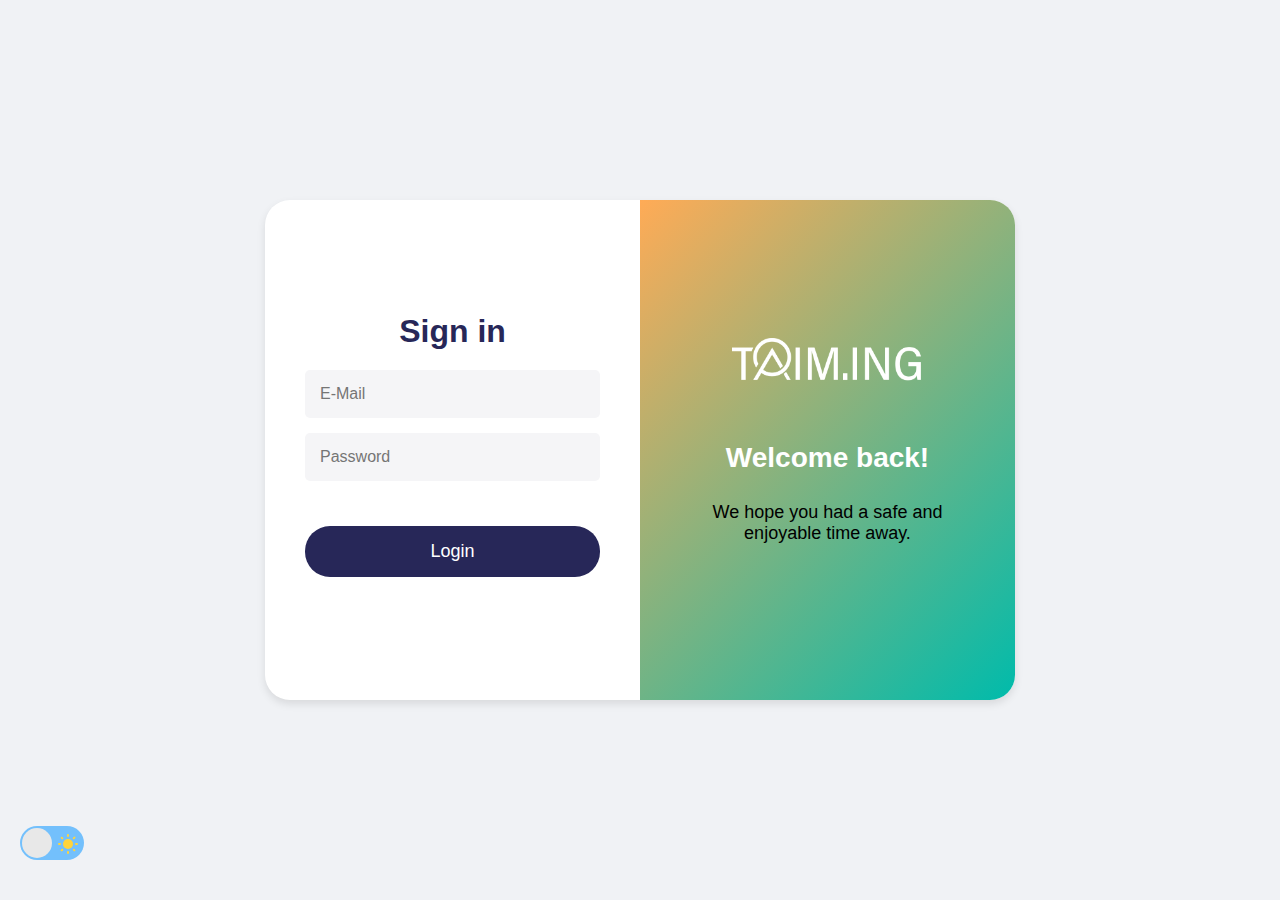
<file: web/frontend/index.html>
<!DOCTYPE html>
<html>
<head>
    <meta charset="utf-8">
    <meta name="viewport" content="width=device-width, initial-scale=1">
    <meta name="robots" content="noindex, nofollow">
    <title>Login</title>
    <link rel="stylesheet" href="./css/global.css">
    <link rel="stylesheet" href="./css/styles.css">
    <link rel="stylesheet" href="./css/index.css">
</head>
<body>

    <!-- https://uiverse.io/andrew-demchenk0/honest-stingray-90 -->
    <label class="switch">
        <span class="sun"><svg xmlns="http://www.w3.org/2000/svg" viewBox="0 0 24 24"><g fill="#ffd43b"><circle r="5" cy="12" cx="12"></circle><path d="m21 13h-1a1 1 0 0 1 0-2h1a1 1 0 0 1 0 2zm-17 0h-1a1 1 0 0 1 0-2h1a1 1 0 0 1 0 2zm13.66-5.66a1 1 0 0 1 -.66-.29 1 1 0 0 1 0-1.41l.71-.71a1 1 0 1 1 1.41 1.41l-.71.71a1 1 0 0 1 -.75.29zm-12.02 12.02a1 1 0 0 1 -.71-.29 1 1 0 0 1 0-1.41l.71-.66a1 1 0 0 1 1.41 1.41l-.71.71a1 1 0 0 1 -.7.24zm6.36-14.36a1 1 0 0 1 -1-1v-1a1 1 0 0 1 2 0v1a1 1 0 0 1 -1 1zm0 17a1 1 0 0 1 -1-1v-1a1 1 0 0 1 2 0v1a1 1 0 0 1 -1 1zm-5.66-14.66a1 1 0 0 1 -.7-.29l-.71-.71a1 1 0 0 1 1.41-1.41l.71.71a1 1 0 0 1 0 1.41 1 1 0 0 1 -.71.29zm12.02 12.02a1 1 0 0 1 -.7-.29l-.66-.71a1 1 0 0 1 1.36-1.36l.71.71a1 1 0 0 1 0 1.41 1 1 0 0 1 -.71.24z"></path></g></svg></span>
        <span class="moon"><svg xmlns="http://www.w3.org/2000/svg" viewBox="0 0 384 512"><path d="m223.5 32c-123.5 0-223.5 100.3-223.5 224s100 224 223.5 224c60.6 0 115.5-24.2 155.8-63.4 5-4.9 6.3-12.5 3.1-18.7s-10.1-9.7-17-8.5c-9.8 1.7-19.8 2.6-30.1 2.6-96.9 0-175.5-78.8-175.5-176 0-65.8 36-123.1 89.3-153.3 6.1-3.5 9.2-10.5 7.7-17.3s-7.3-11.9-14.3-12.5c-6.3-.5-12.6-.8-19-.8z"></path></svg></span>   
        <input type="checkbox" class="input">
        <span class="slider"></span>
    </label>

    <div class="login-container">

        <div class="form-section">
            <h1>Sign in</h1>
            <form id="login-form">
                <input type="text" name="username" placeholder="E-Mail" required>
                <input type="password" name="password" placeholder="Password" required>
                <button type="submit">Login</button>
                <p id="error" style="color: red;"></p>
            </form>
        </div>
        <div class="welcome-section">
            <img class="logo" src="./img/Taim_ing_Logo.png" alt="Logo Taiming">
            <h2>Welcome back!</h2>
            <p>We hope you had a safe and enjoyable time away.</p>
        </div>
    </div>

    <script src="./js/themechange.js"></script>
    <script>
        const form = document.getElementById('login-form');
        
        form.addEventListener('submit', function(e) {
            e.preventDefault();

            const formData = new FormData(this);
            fetch('https://taim.ing/php/login.php', {
                method: 'POST',
                body: formData,
                credentials: 'include'
            })
            .then(response => response.json())
            .then(data => {
                console.log(data.message);
                if (data.message === 'Login successful') {
                    window.location.href = 'dashboard.html';
                } else {
                    document.getElementById('error').textContent = data.message;
                }
            })
            .catch(error => console.error('Error:', error));
        });
    </script>
</body>
</html>
</file>
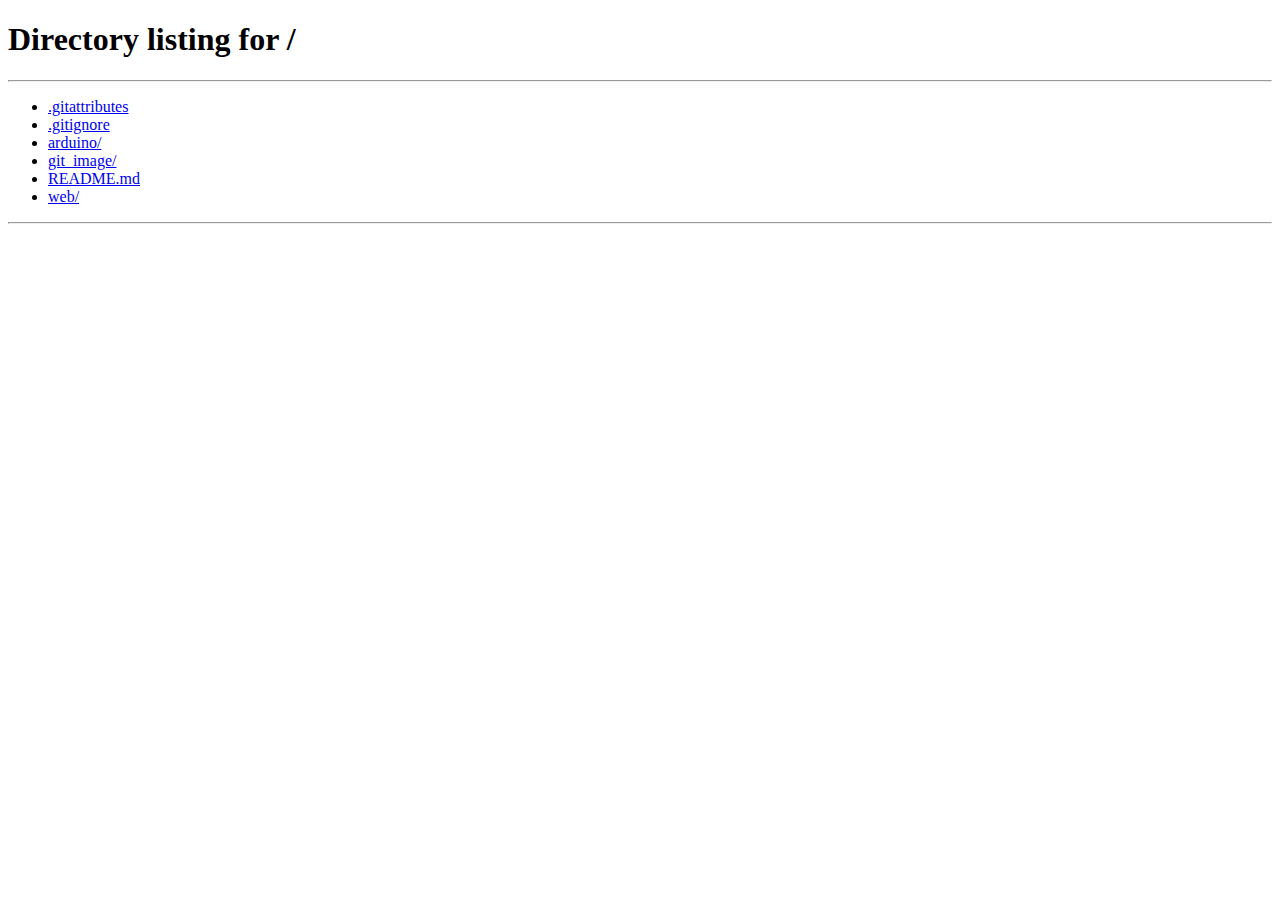
<file: web/frontend/cards.html>
<!DOCTYPE html>
<html lang="en">
<head>
    <meta charset="UTF-8">
    <meta name="viewport" content="width=device-width, initial-scale=1.0">
    <title>Card-Manager</title>
    <link rel="stylesheet" href="./css/global.css">
    <link rel="stylesheet" href="./css/styles.css"> 
    <link rel="stylesheet" href="./css/cards.css">
</head>
<body>

    <div id="loading-screen">
        <div class="terminal-loader">
            <div class="terminal-header">
              <div class="terminal-title">user@taim.ing</div>
              <div class="terminal-controls">
                <div class="control close"></div>
                <div class="control minimize"></div>
                <div class="control maximize"></div>
              </div>
            </div>
            <div class="text">laden...</div>
        </div>
    </div>  
    

    <label class="switch">
        <span class="sun"><svg xmlns="http://www.w3.org/2000/svg" viewBox="0 0 24 24"><g fill="#ffd43b"><circle r="5" cy="12" cx="12"></circle><path d="m21 13h-1a1 1 0 0 1 0-2h1a1 1 0 0 1 0 2zm-17 0h-1a1 1 0 0 1 0-2h1a1 1 0 0 1 0 2zm13.66-5.66a1 1 0 0 1 -.66-.29 1 1 0 0 1 0-1.41l.71-.71a1 1 0 1 1 1.41 1.41l-.71.71a1 1 0 0 1 -.75.29zm-12.02 12.02a1 1 0 0 1 -.71-.29 1 1 0 0 1 0-1.41l.71-.66a1 1 0 0 1 1.41 1.41l-.71.71a1 1 0 0 1 -.7.24zm6.36-14.36a1 1 0 0 1 -1-1v-1a1 1 0 0 1 2 0v1a1 1 0 0 1 -1 1zm0 17a1 1 0 0 1 -1-1v-1a1 1 0 0 1 2 0v1a1 1 0 0 1 -1 1zm-5.66-14.66a1 1 0 0 1 -.7-.29l-.71-.71a1 1 0 0 1 1.41-1.41l.71.71a1 1 0 0 1 0 1.41 1 1 0 0 1 -.71.29zm12.02 12.02a1 1 0 0 1 -.7-.29l-.66-.71a1 1 0 0 1 1.36-1.36l.71.71a1 1 0 0 1 0 1.41 1 1 0 0 1 -.71.24z"></path></g></svg></span>
        <span class="moon"><svg xmlns="http://www.w3.org/2000/svg" viewBox="0 0 384 512"><path d="m223.5 32c-123.5 0-223.5 100.3-223.5 224s100 224 223.5 224c60.6 0 115.5-24.2 155.8-63.4 5-4.9 6.3-12.5 3.1-18.7s-10.1-9.7-17-8.5c-9.8 1.7-19.8 2.6-30.1 2.6-96.9 0-175.5-78.8-175.5-176 0-65.8 36-123.1 89.3-153.3 6.1-3.5 9.2-10.5 7.7-17.3s-7.3-11.9-14.3-12.5c-6.3-.5-12.6-.8-19-.8z"></path></svg></span>   
        <input type="checkbox" class="input">
        <span class="slider"></span>
    </label>

    <h1>Card Manager</h1>
    
    <button onclick="window.location.href = 'dashboard.html'" class="dashboard">Dashboard</button>
    <button onclick="logout()" class="logout-button">Logout</button>

    <h2>Zugeteilte Karten</h2>

    <table>
        <thead>
            <tr>
                <th>Card ID</th>
                <th>Vorname</th>
                <th>Nachname</th>
            </tr>
        </thead>
        <tbody id="user_cards">
            <!-- Zugeteilte Karten werden hier angezeigt -->
        </tbody>
    </table>


    <h2>Neu erfasste Karten</h2>

    <table>
        <thead>
            <tr>
                <th>Card ID</th>
                <th></th>
            </tr>
        </thead>
        <tbody id="new_cards">
            <!-- Neue Karten werden hier angezeigt -->
        </tbody>
    </table>


    <div id="newCardModal" class="modal">
        <div class="modal-content">
            <span class="close" onclick="closeNewCardModal()">&times;</span>
            <div id="new-card-form">
                <input type="text" name="card_id" id="card_id" placeholder="Card ID" required>
                <input type="text" name="first_name" id="firstname" placeholder="Vorname" required>
                <input type="text" name="last_name" id="lastname" placeholder="Nachname" required>
                <button onclick="addUserDetails(document.querySelector('#card_id').value, document.querySelector('#firstname').value, document.querySelector('#lastname').value)">Benutzer Verknüpfen</button>
            </div>
        </div>
    </div>

    <script src="./js/checksession.js"></script>
    <script src="./js/getcards.js"></script>
    <script src="./js/themechange.js"></script>
    <script src="./js/logout.js"></script>
</body>
</html>
</file>
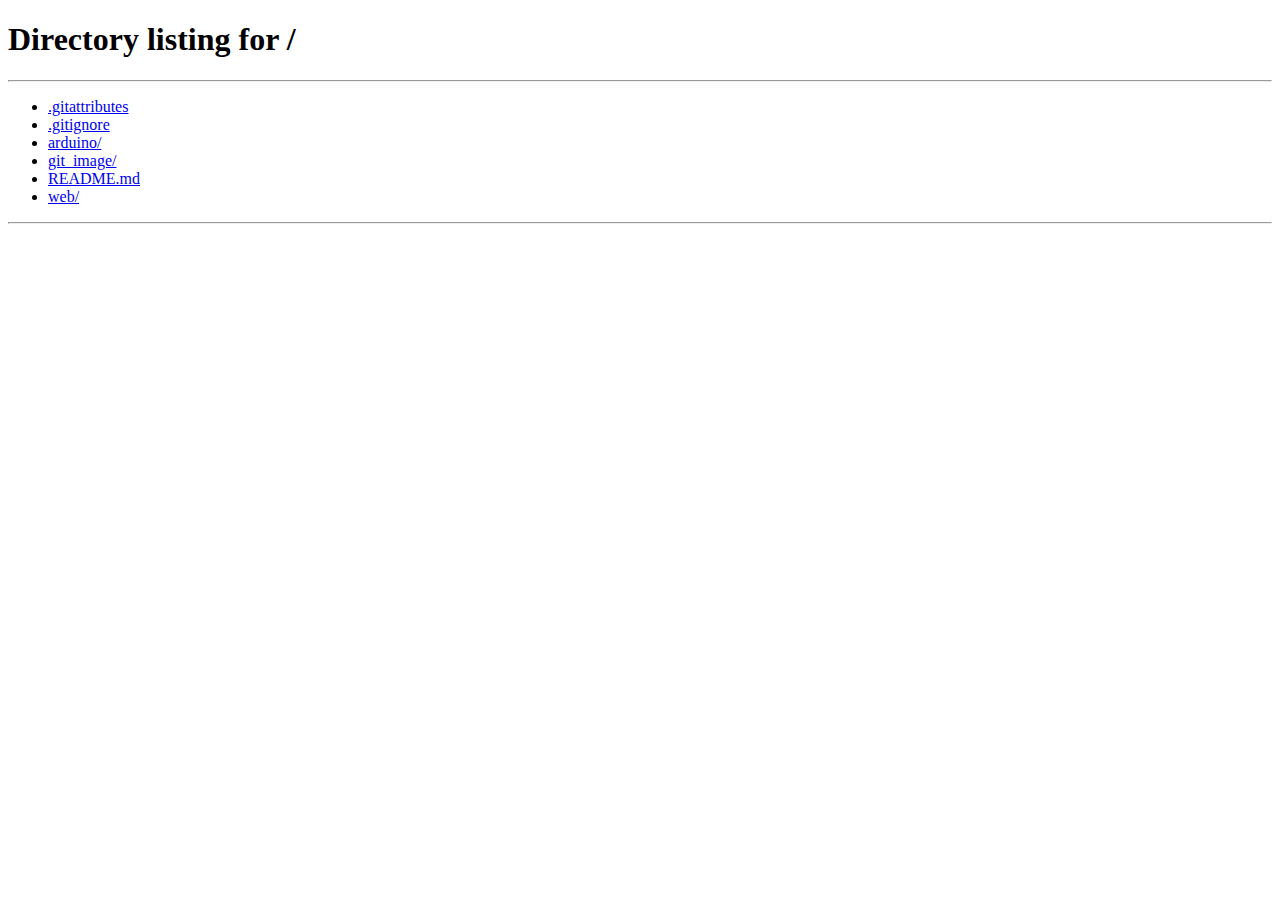
<file: web/frontend/dashboard.html>
<!DOCTYPE html>
<html lang="en">
<head>
    <meta charset="UTF-8">
    <meta name="viewport" content="width=device-width, initial-scale=1.0">
    <title>Dashboard</title>
    <link rel="stylesheet" href="./css/global.css">
    <link rel="stylesheet" href="./css/styles.css">
    <link rel="stylesheet" href="./css/dashboard.css">
</head>
<body>
    
    <div id="loading-screen">
        <div class="terminal-loader">
            <div class="terminal-header">
              <div class="terminal-title">user@taim.ing</div>
              <div class="terminal-controls">
                <div class="control close"></div>
                <div class="control minimize"></div>
                <div class="control maximize"></div>
              </div>
            </div>
            <div class="text">laden...</div>
        </div>
    </div>    

    <label class="switch">
        <span class="sun"><svg xmlns="http://www.w3.org/2000/svg" viewBox="0 0 24 24"><g fill="#ffd43b"><circle r="5" cy="12" cx="12"></circle><path d="m21 13h-1a1 1 0 0 1 0-2h1a1 1 0 0 1 0 2zm-17 0h-1a1 1 0 0 1 0-2h1a1 1 0 0 1 0 2zm13.66-5.66a1 1 0 0 1 -.66-.29 1 1 0 0 1 0-1.41l.71-.71a1 1 0 1 1 1.41 1.41l-.71.71a1 1 0 0 1 -.75.29zm-12.02 12.02a1 1 0 0 1 -.71-.29 1 1 0 0 1 0-1.41l.71-.66a1 1 0 0 1 1.41 1.41l-.71.71a1 1 0 0 1 -.7.24zm6.36-14.36a1 1 0 0 1 -1-1v-1a1 1 0 0 1 2 0v1a1 1 0 0 1 -1 1zm0 17a1 1 0 0 1 -1-1v-1a1 1 0 0 1 2 0v1a1 1 0 0 1 -1 1zm-5.66-14.66a1 1 0 0 1 -.7-.29l-.71-.71a1 1 0 0 1 1.41-1.41l.71.71a1 1 0 0 1 0 1.41 1 1 0 0 1 -.71.29zm12.02 12.02a1 1 0 0 1 -.7-.29l-.66-.71a1 1 0 0 1 1.36-1.36l.71.71a1 1 0 0 1 0 1.41 1 1 0 0 1 -.71.24z"></path></g></svg></span>
        <span class="moon"><svg xmlns="http://www.w3.org/2000/svg" viewBox="0 0 384 512"><path d="m223.5 32c-123.5 0-223.5 100.3-223.5 224s100 224 223.5 224c60.6 0 115.5-24.2 155.8-63.4 5-4.9 6.3-12.5 3.1-18.7s-10.1-9.7-17-8.5c-9.8 1.7-19.8 2.6-30.1 2.6-96.9 0-175.5-78.8-175.5-176 0-65.8 36-123.1 89.3-153.3 6.1-3.5 9.2-10.5 7.7-17.3s-7.3-11.9-14.3-12.5c-6.3-.5-12.6-.8-19-.8z"></path></svg></span>   
        <input type="checkbox" class="input">
        <span class="slider"></span>
    </label>

    <!-- <button onclick="window.location.href = 'cards.html'">Kartenverwaltung</button>
    <button onclick="logout()" class="logout-button">Logout</button> -->

    <div class="dashboard-container">
        <aside class="sidebar">

            <div class="date-picker-container">
                <div class="calendar-header">
                    <button id="prevMonth">&lt;</button>
                    <span id="currentMonthYear"></span>
                    <button id="nextMonth">&gt;</button>
                </div>
                <div class="calendar">
                    <div class="weekday">Mo</div>
                    <div class="weekday">Di</div>
                    <div class="weekday">Mi</div>
                    <div class="weekday">Do</div>
                    <div class="weekday">Fr</div>
                    <div class="weekday">Sa</div>
                    <div class="weekday">So</div>
                </div>
            </div>

            <ul id="user-list">
                <li><span class="user-icon siro"><svg xmlns="http://www.w3.org/2000/svg" viewBox="0 0 24 24" width="30" height="30"><path d="M8 5v14l11-7z" fill="#f0f2f5"/></svg></span> Siro</li>
                <li><span class="user-icon joel"><svg xmlns="http://www.w3.org/2000/svg" viewBox="0 0 24 24" width="30" height="30"><path d="M8 5v14l11-7z" fill="#f0f2f5"/></svg></span> Joel</li>
                <li><span class="user-icon new-user"><svg xmlns="http://www.w3.org/2000/svg" viewBox="0 0 24 24" width="30" height="30"><path d="M12 5v14M5 12h14" fill="none" stroke="#f0f2f5" stroke-width="3"/></svg></span>Kartenverwaltung</li>
            </ul>
            <button onclick="logout()" class="logout-button">Logout</button>
        </aside>


        <main class="main-content">
            <h1 id="month-year-header">Oktober 2024</h1>
                <div class="table-container">
                    <table class="schedule-table">
                        <thead>
                         <tr>
                            <th>Date</th>
                            <th>Name</th>
                            <th>Start</th>
                            <th>Ende</th>
                            <th>Dauer</th>
                            <th>Beschreibung</th>
                        </tr>
                        </thead>
                        <tbody id="work_sessions"></tbody>
                    </table>
                </div>
        </main>
    </div>
    
    <script src="./js/checksession.js"></script>
    <script src="./js/themechange.js"></script>
    <script src="./js/getTimes.js"></script>
    <script src="./js/datepicker.js"></script>
    <script src="./js/logout.js"></script>
</body>
</html>
</file>
<file: web/frontend/css/global.css>
/* Root color variables for light and dark themes */
:root {
    --bg-color: #f0f2f5;
    --container-bg: #ffffff;
    --text-color: #000000;
    --h1-color: #272758;
    --input-color: #F5F5F7;
    --accent-color: #73C0FC;
    --toggle-bg: #e8e8e8;
    --button-color: #272758;
    --button-hover: #1a1b2e;
    --button-text: #ffffff;
    --content-bg: #f0f2f5;
    --tabel-th: #f0f2f5;
    --transparent-hover: rgba(0, 0, 0, 0.1)
}

body.dark-mode {
    --bg-color: #1E1E1E;
    --container-bg: #333;
    --text-color: #ffffff;
    --h1-color: #e0e0e0;
    --accent-color: #183153;
    --toggle-bg: #ffffff;
    --input-color: #e0e0e0;
    --button-color: #555;
    --button-hover: #e0e0e0;
    --button-text: #4a4a4a;
    --content-bg: #333;
    --tabel-th: #1E1E1E;
    --transparent-hover: rgba(255, 255, 255, 0.1)
}
</file>
<file: web/frontend/css/styles.css>
/* Apply theme colors */
body {
    background-color: var(--bg-color);
    color: var(--text-color);
    font-family: Arial, sans-serif;
    transition: background-color 0.3s, color 0.3s;
}

h1, p {
    color: var(--text-color);
}
.switch {
  font-size: 17px;
  position: relative;
  display: inline-block;
  width: 64px;
  height: 34px;
  position: fixed;
  bottom: 40px;
  left: 20px;
  z-index: 2000;
}
  
  .switch input {
    opacity: 0;
    width: 0;
    height: 0;
  }
  
  .slider {
    position: absolute;
    cursor: pointer;
    top: 0;
    left: 0;
    right: 0;
    bottom: 0;
    background-color: #73C0FC;
    transition: .4s;
    border-radius: 30px;
  }
  
  .slider:before {
    position: absolute;
    content: "";
    height: 30px;
    width: 30px;
    border-radius: 20px;
    left: 2px;
    bottom: 2px;
    z-index: 2;
    background-color: #e8e8e8;
    transition: .4s;
  }
  
  .sun svg {
    position: absolute;
    top: 6px;
    left: 36px;
    z-index: 1;
    width: 24px;
    height: 24px;
  }
  
  .moon svg {
    fill: #73C0FC;
    position: absolute;
    top: 5px;
    left: 5px;
    z-index: 1;
    width: 24px;
    height: 24px;
  }
  
  /* .switch:hover */.sun svg {
    animation: rotate 15s linear infinite;
  }
  
  @keyframes rotate {
   
    0% {
      transform: rotate(0);
    }
  
    100% {
      transform: rotate(360deg);
    }
  }
  
  /* .switch:hover */.moon svg {
    animation: tilt 5s linear infinite;
  }
  
  @keyframes tilt {
   
    0% {
      transform: rotate(0deg);
    }
  
    25% {
      transform: rotate(-10deg);
    }
  
    75% {
      transform: rotate(10deg);
    }
  
    100% {
      transform: rotate(0deg);
    }
  }
  
  .input:checked + .slider {
    background-color: #183153;
  }
  
  .input:focus + .slider {
    box-shadow: 0 0 1px #183153;
  }
  
  .input:checked + .slider:before {
    transform: translateX(30px);
  }

/* Style for the logout button */
.logout-button {
    position: absolute;
    bottom: 78px;
    right: 5px;
    padding: 10px 20px;
    background-color: #ff4b5c;
    color: white;
    border: none;
    border-radius: 5px;
    cursor: pointer;
    font-size: 16px;
    transition: background-color 0.3s ease;
}

.logout-button:hover {
    background-color: #ff1f3a;
}

/* Loading screen overlay */
#loading-screen {
    position: fixed;
    top: 0;
    left: 0;
    width: 100%;
    height: 100%;
    background-color: rgba(30, 30, 30, 0.98);
    display: flex;
    justify-content: center;
    align-items: center;
    z-index: 9999;
    opacity: 1;
    transition: opacity 0.3s ease;
}

/* Hidden state for the loading screen */
#loading-screen.hidden {
    opacity: 0;
    pointer-events: none;
}

/* From Uiverse.io by jeremyssocial */ 
@keyframes blinkCursor {
    50% {
      border-right-color: transparent;
    }
  }
  
  @keyframes typeAndDelete {
    0%,
    10% {
      width: 0;
    }
    45%,
    55% {
      width: 6.2em;
    } /* adjust width based on content */
    90%,
    100% {
      width: 0;
    }
  }
  
  .terminal-loader {
    border: 0.1em solid #333;
    background-color: #1a1a1a;
    color: #0f0;
    font-family: "Courier New", Courier, monospace;
    font-size: 1em;
    padding: 3em 2em;
    width: 20em;
    margin: 100px auto;
    box-shadow: 0 4px 8px rgba(0, 0, 0, 0.2);
    border-radius: 4px;
    position: relative;
    overflow: hidden;
    box-sizing: border-box;
  }
  
  .terminal-header {
    position: absolute;
    top: 0;
    left: 0;
    right: 0;
    height: 1.5em;
    background-color: #333;
    border-top-left-radius: 4px;
    border-top-right-radius: 4px;
    padding: 0 0.4em;
    box-sizing: border-box;
  }
  
  .terminal-controls {
    float: right;
  }
  
  .control {
    display: inline-block;
    width: 0.6em;
    height: 0.6em;
    margin-left: 0.4em;
    border-radius: 50%;
    background-color: #777;
  }
  
  .control.close {
    background-color: #e33;
  }
  
  .control.minimize {
    background-color: #ee0;
  }
  
  .control.maximize {
    background-color: #0b0;
  }
  
  .terminal-title {
    float: left;
    line-height: 1.5em;
    color: #eee;
  }
  
  .text {
    display: inline-block;
    white-space: nowrap;
    overflow: hidden;
    border-right: 0.2em solid green; /* Cursor */
    animation: typeAndDelete 4s steps(11) infinite,
      blinkCursor 0.5s step-end infinite alternate;
    margin-top: 1.5em;
  }
</file>
<file: web/frontend/css/index.css>
body {
    display: flex;
    justify-content: center;
    align-items: center;
    height: 100vh;
    margin: 0;
    background-color: var(--bg-color);
    font-family: Arial, sans-serif;
    transition: background-color 0.3s ease;
}

/* Loginpart with input fields */
.login-container {
    display: flex;
    width: 750px;
    height: 500px;
    background: var(--container-bg);
    box-shadow: 0 4px 8px rgba(0, 0, 0, 0.1);
    border-radius: 25px;
    overflow: hidden;
    position: relative;
    transition: background-color 0.3s ease, box-shadow 0.3s ease;
}

.form-section {
    flex: 1;
    padding: 40px;
    display: flex;
    flex-direction: column;
    justify-content: center;
    color: var(--text-color);
}

.form-section h1 {
    font-size: 32px;
    margin-bottom: 20px;
    color: var(--h1-color);
    text-align: center;
    transition: color 0.3s ease;
}

.form-section form {
    display: flex;
    flex-direction: column;
}

.form-section input[type="text"],
.form-section input[type="password"] {
    padding: 15px;
    margin-bottom: 15px;
    background: #F5F5F7;
    border: none;
    border-radius: 5px;
    font-size: 16px;
}

.form-section button {
    padding: 15px;
    margin-top: 30px;
    background-color: var(--button-color);
    color: #ffffff;
    border: none;
    border-radius: 25px;
    font-size: 18px;
    cursor: pointer;
    transition: background-color 0.4s ease;
}

.form-section button:hover {
    background-color: var(--button-hover);
    color: var(--button-text);
}

/* Welcome section with Logo */
.welcome-section {
    flex: 1;
    background: linear-gradient(135deg, #FFAB56, #00BBAB);
    color: #ffffff;
    display: flex;
    flex-direction: column;
    justify-content: center;
    align-items: center;
    padding: 40px;
}

.logo {
    width: 15vw;
    padding-bottom: 3vh;
}

.welcome-section h2 {
    font-size: 28px;
    margin-bottom: 10px;
}

.welcome-section p {
    font-size: 18px;
    text-align: center;
}
</file>
<file: web/frontend/css/cards.css>
/* Global Styling */
body {
    font-family: Arial, sans-serif;
    margin: 0;
    padding: 0;
    background-color: var(--bg-color);
    color: var(--text-color);
    transition: background-color 0.3s ease, color 0.3s ease;
}

h1, h2 {
    color: var(--h1-color);
    text-align: center;
    margin-bottom: 20px;
}

button.dashboard {
    padding: 10px 20px;
    font-size: 16px;
    color: #fff;
    background-color: #007aff;
    border: none;
    border-radius: 5px;
    cursor: pointer;
    transition: background-color 0.3s ease;
    position: absolute;
    top: 10px;
    left: 10px;
}

button.dashboard:hover {
    background-color: #005bb5;
}

button.logout-button {
    background-color: #ff4d4d;
    position: absolute;
    bottom: 20px;
    right: 20px;
}

button.logout-button:hover {
    background-color: #cc0000;
}

/* Tables */
table {
    width: 80%;
    margin: 20px auto;
    border-collapse: collapse;
    background-color: var(--container-bg);
    border-radius: 10px;
    overflow: hidden;
    box-shadow: 0 4px 8px rgba(0, 0, 0, 0.1);
}

table th, table td {
    padding: 15px;
    text-align: left;
    border-bottom: 1px solid #ddd;
}

table th {
    background-color: var(--container-bg);
    color: var(--h1-color);
    font-weight: bold;
}

table tbody tr:hover {
    background-color: rgba(0, 122, 255, 0.1);
}

/* Modal */
.modal {
    display: none;
    position: fixed;
    top: 0;
    left: 0;
    width: 100%;
    height: 100%;
    background-color: rgba(0, 0, 0, 0.5);
    z-index: 1000;
    justify-content: center;
    align-items: center;
}

.modal-content {
    background-color: var(--container-bg);
    padding: 20px;
    border-radius: 10px;
    width: 90%;
    max-width: 400px;
    box-shadow: 0 4px 12px rgba(0, 0, 0, 0.2);
    text-align: center;
}

.modal-content .close {
    position: absolute;
    top: 10px;
    right: 10px;
    font-size: 20px;
    color: #888;
    cursor: pointer;
}

.modal-content .close:hover {
    color: #333;
}

.modal-content input {
    width: calc(100% - 20px);
    padding: 10px;
    margin-bottom: 15px;
    border: 1px solid #ccc;
    border-radius: 5px;
}

.modal-content button {
    width: 100%;
}

/* Scrollbar Styling */
body::-webkit-scrollbar {
    width: 10px;
}

body::-webkit-scrollbar-thumb {
    background: #888;
    border-radius: 5px;
}

body::-webkit-scrollbar-thumb:hover {
    background: #555;
}
</file>
<file: web/frontend/css/dashboard.css>
body {
    display: flex;
    justify-content: center;
    align-items: center;
    height: 100vh;
    margin: 0;
    background-color: var(--bg-color);
    font-family: Arial, sans-serif;
    transition: background-color 0.3s ease;
}

.calendar{
    background: var(--bg-color);
}

.dashboard-container {
    display: grid;
    grid-template-columns: 300px auto;
    grid-template-areas: "sidebar main-content";
    height: 100vh;
    width: 100%;
    background-color: #ffffff;
}

/* Sidebar with user list */
.sidebar {
    grid-area: sidebar;
    position: fixed;
    left: 0;
    top: 0;
    height: 100vh;
    width: 300px;
    background-color: var(--bg-color);
    padding: 20px;
    box-shadow: 0 4px 8px rgba(0, 0, 0, 0.1);
    display: flex;
    flex-direction: column;
    align-items: center;
}

#user-list {
    list-style-type: none;
    max-height: calc(100vh - 150px);
    overflow-y: auto;
    padding: 0;
    width: 100%;
}

#user-list li {
    display: flex;
    align-items: center;
    justify-content: left;
    margin-bottom: 20px;
    padding-left: 10px;
    font-size: 20px;
    font-weight: bold;
    color: var(--h1-color);
}

#user-list li .user-icon {
    width: 40px;
    height: 40px;
    border-radius: 50%;
    margin-right: 10px;
    display: flex;
    align-items: center;
    justify-content: center;
    z-index: 1;
}

#user-list li svg {
    position: relative;
    z-index: 2;
    opacity: 1;
}

.user-icon.siro {
    background-color: #40E0D0;
    opacity: 1;
    z-index: 2;
}

.user-icon.joel {
    background-color: #FFB347;
    opacity: 1;
    z-index: 2;
}

.user-icon.new-user {
    background-color: #6C63FF;
    z-index: 2;
}

/* Timetable and maincontent */
.main-content {
    grid-area: main-content;
    box-sizing: border-box;
    display: flex;
    flex-direction: column;
    align-items: center;
    background-color: var(--container-bg);
}

.main-content h1 {
    font-size: 28px;
    padding-top: 80px;
    padding-bottom: 10px;
    color: var(--h1-color);
    margin-bottom: 30px;
    text-align: center;
}

.schedule-table {
    width: 1100px;
    max-width: 1100px;
    border-collapse: collapse;
    box-shadow: 0 4px 8px rgba(0, 0, 0, 0.1);
    margin-top: 20px;
    border-radius: 15px;
    overflow: hidden;
    width: 100%;
    border-spacing: 0;
}

.table-container {
    max-height: 790px;
    width: 100%;
    overflow: auto;
    padding: 10px;
    box-sizing: border-box;
    max-width: 1100px;
    border-collapse: collapse;
    margin-left: 40px;
    border-radius: 15px;
}

.table-container::-webkit-scrollbar {
    width: 8px;
}

.table-container::-webkit-scrollbar-thumb {
    background: #888;
    border-radius: 10px;
}

.table-container::-webkit-scrollbar-thumb:hover {
    background: #555;
}

.schedule-table th,
.schedule-table td {
    border: 1px solid #f0f2f5;
    padding: 15px;
    text-align: left;
}


.schedule-table th {
    background-color: #f0f2f5;
    color: #272758;
    font-weight: normal;
}


/* DATEPICKER BY SIRO RUDOLF */
.date-picker-container {
    font-family: -apple-system, BlinkMacSystemFont, 'Segoe UI', Roboto, Helvetica, Arial, sans-serif;
    width: fit-content;
    border: 1px solid var(--bg-color);
    border-radius: 14px;
    box-shadow: 0 4px 12px rgba(0, 0, 0, 0.1);
    padding: 15px;
    background: var(--container-bg);
    height: 290px;
    margin: 0 auto;
}
.calendar-header {
    display: flex;
    justify-content: space-between;
    align-items: center;
    padding: 5px;
}
.calendar-header button {
    background: none;
    border: none;
    padding: 5px 20px;
    font-size: 14px;
    cursor: pointer;
    border-radius: 8px;
    transition: background 0.2s;
}
.calendar-header button:hover {
    background: rgba(0, 0, 0, 0.05);
}
.calendar-header span {
    font-weight: 600;
    font-size: 14px;
}
.calendar {
    display: grid;
    grid-template-columns: repeat(7, 1fr);
    gap: 5px;
    padding: 5px 5px;
}
.weekday, .day {
    text-align: center;
    padding: 8px 6px;
    border-radius: 100%;
    transition: background 0.2s, color 0.2s;
    font-size: 12px;
}
.weekday {
    font-weight: 500;
    color: var(--text-color);
}
.day.date-cell {
    cursor: pointer;
    color: var(--text-color);
}
.day.date-cell:hover {
    background: var(--transparent-hover);
}
.day.date-cell.selected {
    background: #007aff;
    color: white;
}
.day.date-cell.selected:hover {
    background: #007aff; /* Keeps the selected style on hover */
    color: white;
}
</file>
